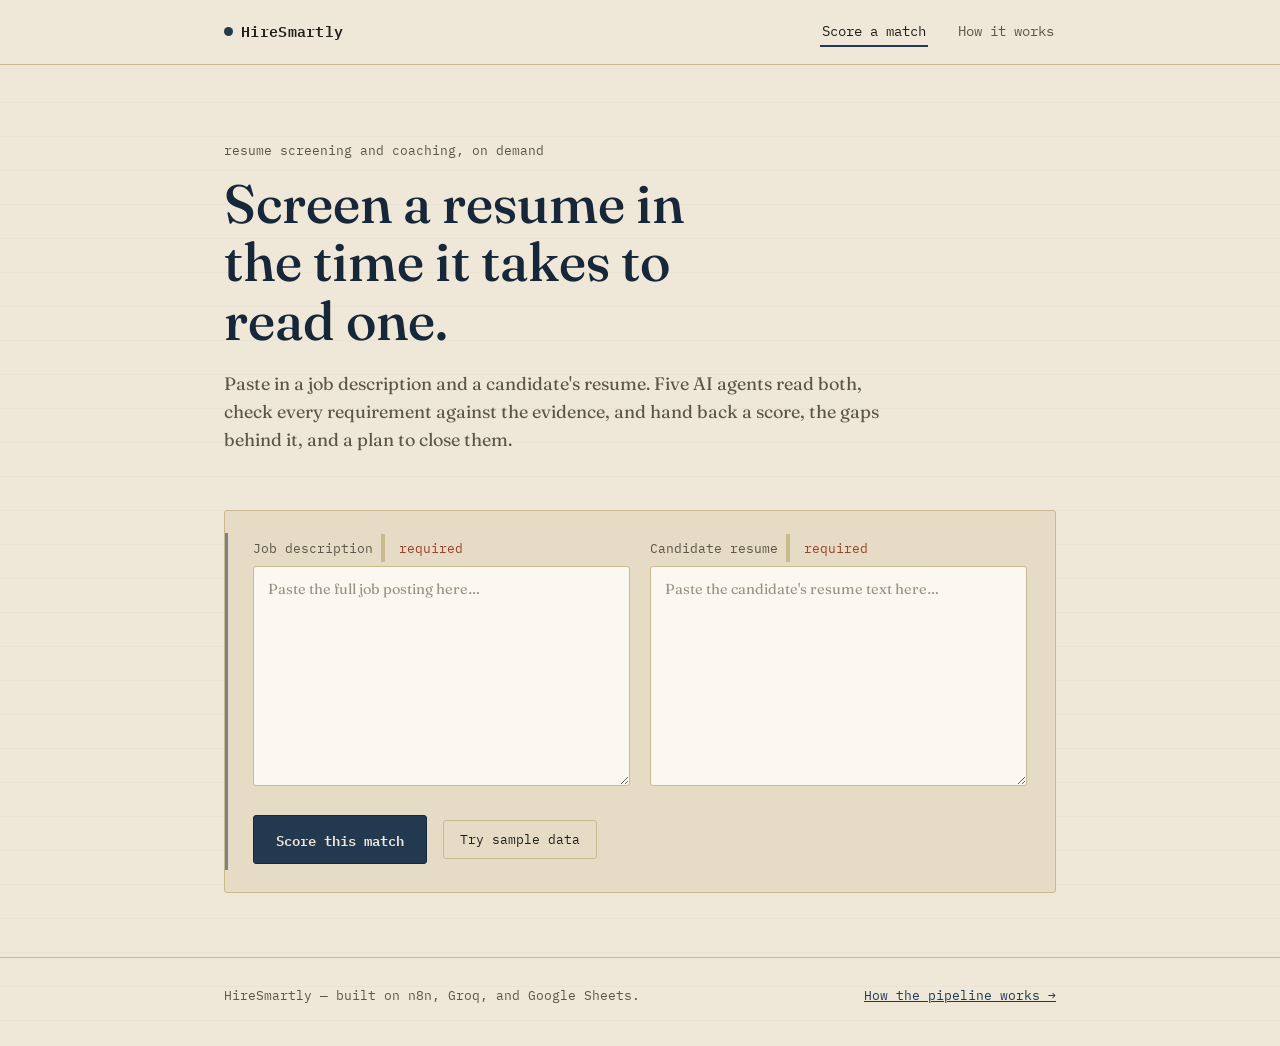
<file: index.html>
<!DOCTYPE html>
<html lang="en">
<head>
<meta charset="UTF-8" />
<meta name="viewport" content="width=device-width, initial-scale=1.0" />
<title>HireSmartly — score a resume against a job description</title>
<meta name="description" content="Paste a job description and a resume to get an instant AI match score, strengths, and gaps." />
<link rel="stylesheet" href="style.css" />
</head>
<body>

<header class="site-header">
  <div class="wrap">
    <a class="brand" href="index.html"><span class="mark" aria-hidden="true"></span>HireSmartly</a>
    <button class="nav-toggle" aria-expanded="false" aria-label="Toggle navigation">☰</button>
    <nav class="primary-nav">
      <a href="index.html">Score a match</a>
      <a href="about.html">How it works</a>
    </nav>
  </div>
</header>

<main>
  <section class="hero">
    <div class="wrap">
      <p class="kicker">resume screening and coaching, on demand</p>
      <h1>Screen a resume in the time it takes to read one.</h1>
      <p class="lede">Paste in a job description and a candidate's resume. Five AI agents read both, check every requirement against the evidence, and hand back a score, the gaps behind it, and a plan to close them.</p>
    </div>
  </section>

  <section class="scorer">
    <div class="wrap">
      <form id="scorer-form" class="case-file">
        <div class="field-grid">
          <div class="field">
            <label for="jd-text">Job description <span class="req">required</span></label>
            <textarea id="jd-text" name="jd_text" placeholder="Paste the full job posting here…" required></textarea>
          </div>
          <div class="field">
            <label for="resume-text">Candidate resume <span class="req">required</span></label>
            <textarea id="resume-text" name="resume_text" placeholder="Paste the candidate's resume text here…" required></textarea>
          </div>
        </div>
        <div class="form-footer">
          <button type="submit" class="run" id="run-button">Score this match</button>
          <button type="button" class="ghost" id="sample-button">Try sample data</button>
          <span class="status-line" id="status-line" role="status" aria-live="polite"></span>
        </div>
      </form>
    </div>
  </section>

  <section class="results" id="results" hidden>
    <div class="wrap">
      <p class="case-ref" id="case-ref"></p>
      <div class="results-inner">
        <div class="verdict">
          <div class="score-number" id="score-number">0<small>/100</small></div>
          <span class="stamp" id="stamp">Unknown</span>
        </div>
        <div class="detail">
          <h3>Reasoning</h3>
          <p class="reasoning" id="reasoning"></p>
          <div class="chip-cols">
            <div>
              <h3>Strengths</h3>
              <ul class="chip-list strengths" id="strengths-list"></ul>
            </div>
            <div>
              <h3>Gaps</h3>
              <ul class="chip-list gaps" id="gaps-list"></ul>
            </div>
          </div>
        </div>
      </div>

      <div class="panel">
        <h2>Requirement breakdown</h2>
        <ul class="req-list" id="req-list"></ul>
      </div>

      <div class="panel">
        <h2 id="coach-headline">Coaching plan</h2>
        <div class="chip-cols">
          <div>
            <h3>Priority actions</h3>
            <ol class="action-list" id="actions-list"></ol>
          </div>
          <div>
            <h3>Resume improvements</h3>
            <ul class="chip-list strengths" id="improve-list"></ul>
            <h3 class="spaced">Interview prep</h3>
            <ul class="chip-list strengths" id="prep-list"></ul>
          </div>
        </div>
      </div>

      <button type="button" class="ghost" id="copy-json">Copy full report as JSON</button>
    </div>
  </section>
</main>

<footer class="site-footer">
  <div class="wrap">
    <p>HireSmartly — built on n8n, Groq, and Google Sheets.</p>
    <p><a href="about.html">How the pipeline works →</a></p>
  </div>
</footer>

<script src="nav.js"></script>
<script src="script.js"></script>
</body>
</html>
</file>
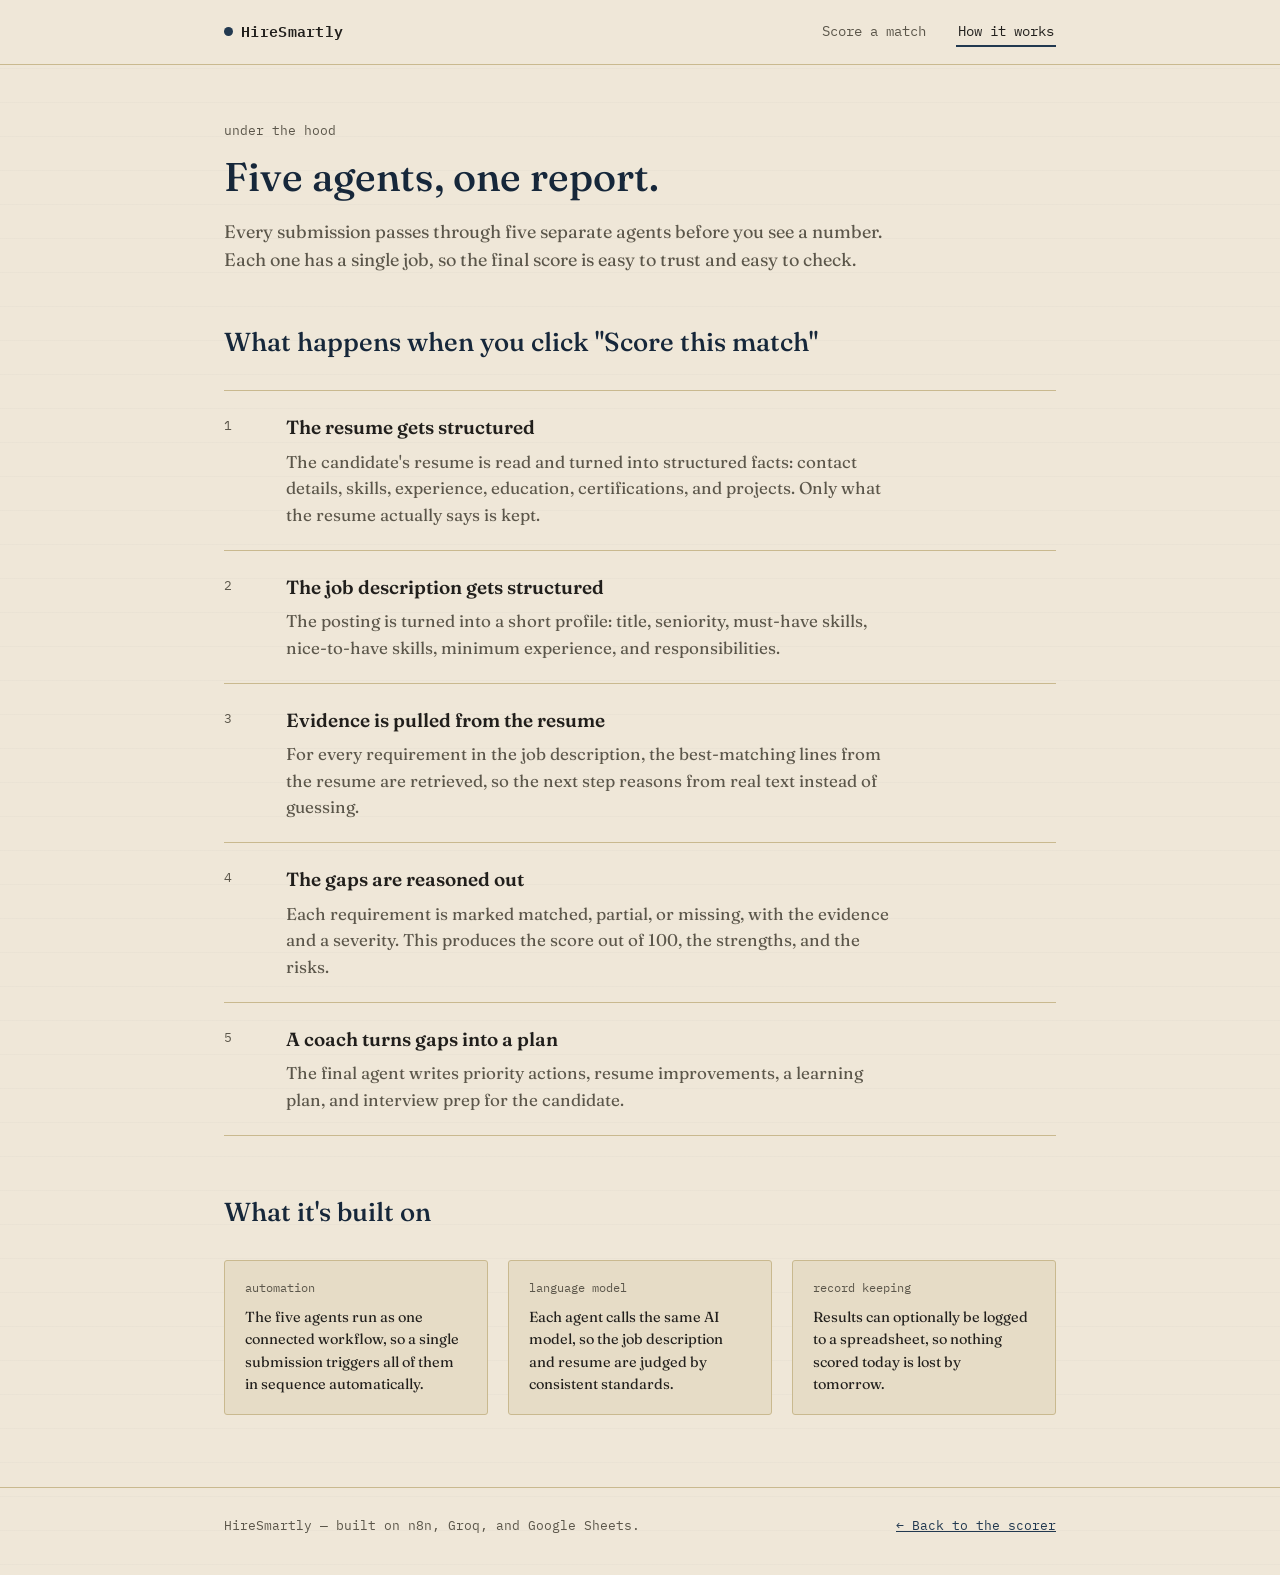
<file: about.html>
<!DOCTYPE html>
<html lang="en">
<head>
<meta charset="UTF-8" />
<meta name="viewport" content="width=device-width, initial-scale=1.0" />
<title>How HireSmartly works</title>
<meta name="description" content="How HireSmartly reads a job description and a resume, and turns them into a match score." />
<link rel="stylesheet" href="style.css" />
</head>
<body>

<header class="site-header">
  <div class="wrap">
    <a class="brand" href="index.html"><span class="mark" aria-hidden="true"></span>HireSmartly</a>
    <button class="nav-toggle" aria-expanded="false" aria-label="Toggle navigation">☰</button>
    <nav class="primary-nav">
      <a href="index.html">Score a match</a>
      <a href="about.html">How it works</a>
    </nav>
  </div>
</header>

<main>
  <section class="hero compact">
    <div class="wrap">
      <p class="kicker">under the hood</p>
      <h1>Five agents, one report.</h1>
      <p class="lede">Every submission passes through five separate agents before you see a number. Each one has a single job, so the final score is easy to trust and easy to check.</p>
    </div>
  </section>

  <section class="pipeline">
    <div class="wrap">
      <h2>What happens when you click "Score this match"</h2>
      <div class="steps">
        <div class="step">
          <span class="num">1</span>
          <div>
            <h3>The resume gets structured</h3>
            <p>The candidate's resume is read and turned into structured facts: contact details, skills, experience, education, certifications, and projects. Only what the resume actually says is kept.</p>
          </div>
        </div>
        <div class="step">
          <span class="num">2</span>
          <div>
            <h3>The job description gets structured</h3>
            <p>The posting is turned into a short profile: title, seniority, must-have skills, nice-to-have skills, minimum experience, and responsibilities.</p>
          </div>
        </div>
        <div class="step">
          <span class="num">3</span>
          <div>
            <h3>Evidence is pulled from the resume</h3>
            <p>For every requirement in the job description, the best-matching lines from the resume are retrieved, so the next step reasons from real text instead of guessing.</p>
          </div>
        </div>
        <div class="step">
          <span class="num">4</span>
          <div>
            <h3>The gaps are reasoned out</h3>
            <p>Each requirement is marked matched, partial, or missing, with the evidence and a severity. This produces the score out of 100, the strengths, and the risks.</p>
          </div>
        </div>
        <div class="step">
          <span class="num">5</span>
          <div>
            <h3>A coach turns gaps into a plan</h3>
            <p>The final agent writes priority actions, resume improvements, a learning plan, and interview prep for the candidate.</p>
          </div>
        </div>
      </div>
    </div>
  </section>

  <section class="stack">
    <div class="wrap">
      <h2>What it's built on</h2>
      <div class="stack-grid">
        <div class="stack-item">
          <p class="label">automation</p>
          <p>The five agents run as one connected workflow, so a single submission triggers all of them in sequence automatically.</p>
        </div>
        <div class="stack-item">
          <p class="label">language model</p>
          <p>Each agent calls the same AI model, so the job description and resume are judged by consistent standards.</p>
        </div>
        <div class="stack-item">
          <p class="label">record keeping</p>
          <p>Results can optionally be logged to a spreadsheet, so nothing scored today is lost by tomorrow.</p>
        </div>
      </div>
    </div>
  </section>
</main>

<footer class="site-footer">
  <div class="wrap">
    <p>HireSmartly — built on n8n, Groq, and Google Sheets.</p>
    <p><a href="index.html">← Back to the scorer</a></p>
  </div>
</footer>

<script src="nav.js"></script>
</body>
</html>
</file>
<file: style.css>
/* ---------------------------------------------------
   HireSmartly — shared stylesheet
   Concept: a hiring case file. Paper ground, ink-navy
   headings set in a slab serif, mono type standing in
   for the typewritten data fields and stamps of a desk
   review. One bold moment: the rubber-stamped verdict
   on the results panel.
--------------------------------------------------- */

@import url('https://fonts.googleapis.com/css2?family=Fraunces:ital,opsz,wght@0,9..144,400;0,9..144,500;0,9..144,600;1,9..144,500&family=IBM+Plex+Mono:wght@400;500;600&display=swap');

:root {
  --paper: #efe7d8;
  --paper-panel: #e6dcc6;
  --paper-line: #c9b98f;
  --ink: #211f1c;
  --ink-soft: #5b564a;
  --navy: #223950;
  --navy-deep: #16273a;
  --stamp-green: #3d6b46;
  --stamp-amber: #a9762f;
  --stamp-red: #9c3f2d;

  --serif: 'Fraunces', 'Iowan Old Style', 'Palatino Linotype', serif;
  --mono: 'IBM Plex Mono', ui-monospace, 'SFMono-Regular', Menlo, monospace;

  --max: 880px;
  --radius: 3px;
}

* { box-sizing: border-box; }

html {
  scroll-behavior: smooth;
}

@media (prefers-reduced-motion: reduce) {
  html { scroll-behavior: auto; }
  *, *::before, *::after {
    animation-duration: 0.001ms !important;
    animation-iteration-count: 1 !important;
    transition-duration: 0.001ms !important;
  }
}

body {
  margin: 0;
  background: var(--paper);
  background-image:
    repeating-linear-gradient(180deg, rgba(34,57,80,0.025) 0px, rgba(34,57,80,0.025) 1px, transparent 1px, transparent 34px);
  color: var(--ink);
  font-family: var(--serif);
  font-size: 17px;
  line-height: 1.55;
  -webkit-font-smoothing: antialiased;
}

a { color: var(--navy); }
a:focus-visible,
button:focus-visible,
textarea:focus-visible,
input:focus-visible {
  outline: 2px solid var(--navy);
  outline-offset: 2px;
}

/* ---------------- layout shell ---------------- */

.wrap {
  max-width: var(--max);
  margin: 0 auto;
  padding: 0 24px;
}

/* ---------------- header / nav ---------------- */

.site-header {
  border-bottom: 1px solid var(--paper-line);
  background: var(--paper);
  position: sticky;
  top: 0;
  z-index: 20;
}

.site-header .wrap {
  display: flex;
  align-items: center;
  justify-content: space-between;
  height: 64px;
}

.brand {
  font-family: var(--mono);
  font-weight: 600;
  font-size: 15px;
  letter-spacing: 0.02em;
  color: var(--ink);
  text-decoration: none;
  display: flex;
  align-items: baseline;
  gap: 8px;
}

.brand .mark {
  display: inline-block;
  width: 9px;
  height: 9px;
  background: var(--navy);
  border-radius: 50%;
  transform: translateY(-1px);
}

nav.primary-nav {
  display: flex;
  gap: 28px;
}

nav.primary-nav a {
  font-family: var(--mono);
  font-size: 13.5px;
  text-decoration: none;
  color: var(--ink-soft);
  padding: 4px 2px;
  border-bottom: 2px solid transparent;
}

nav.primary-nav a:hover { color: var(--ink); }

nav.primary-nav a[aria-current="page"] {
  color: var(--ink);
  border-bottom-color: var(--navy);
}

.nav-toggle {
  display: none;
  background: none;
  border: 1px solid var(--paper-line);
  border-radius: var(--radius);
  width: 38px;
  height: 34px;
  cursor: pointer;
  color: var(--ink);
}

@media (max-width: 640px) {
  nav.primary-nav {
    display: none;
    position: absolute;
    top: 64px;
    left: 0;
    right: 0;
    flex-direction: column;
    gap: 0;
    background: var(--paper);
    border-bottom: 1px solid var(--paper-line);
    padding: 8px 24px 16px;
  }
  nav.primary-nav.open { display: flex; }
  nav.primary-nav a { padding: 10px 0; border-bottom: 1px solid rgba(0,0,0,0.06); }
  .nav-toggle { display: block; }
}

/* ---------------- hero ---------------- */

.hero {
  padding: 76px 0 48px;
}

.hero .kicker {
  font-family: var(--mono);
  font-size: 13px;
  color: var(--ink-soft);
  margin: 0 0 14px;
}

.hero h1 {
  font-family: var(--serif);
  font-weight: 500;
  font-size: clamp(34px, 5.4vw, 54px);
  line-height: 1.08;
  margin: 0 0 20px;
  max-width: 15ch;
  color: var(--navy-deep);
}

.hero p.lede {
  font-size: 18px;
  color: var(--ink-soft);
  max-width: 56ch;
  margin: 0;
}

/* ---------------- scorer form ---------------- */

.scorer {
  padding: 8px 0 64px;
}

.case-file {
  border: 1px solid var(--paper-line);
  border-radius: var(--radius);
  background: var(--paper-panel);
  padding: 28px;
  position: relative;
}

.case-file::before {
  content: "";
  position: absolute;
  left: 0;
  top: 22px;
  bottom: 22px;
  width: 3px;
  background: var(--navy);
  opacity: 0.55;
}

.field-grid {
  display: grid;
  grid-template-columns: 1fr 1fr;
  gap: 20px;
}

@media (max-width: 720px) {
  .field-grid { grid-template-columns: 1fr; }
}

.field label {
  display: block;
  font-family: var(--mono);
  font-size: 12.5px;
  color: var(--ink-soft);
  margin-bottom: 8px;
}

.field label .req {
  color: var(--stamp-red);
}

textarea {
  width: 100%;
  min-height: 220px;
  resize: vertical;
  border: 1px solid var(--paper-line);
  border-radius: var(--radius);
  background: #fbf8f1;
  color: var(--ink);
  font-family: var(--serif);
  font-size: 14.5px;
  line-height: 1.5;
  padding: 12px 14px;
}

textarea::placeholder { color: #9a9284; }

.form-footer {
  display: flex;
  align-items: center;
  gap: 16px;
  margin-top: 22px;
  flex-wrap: wrap;
}

button.run {
  font-family: var(--mono);
  font-size: 14px;
  font-weight: 600;
  color: var(--paper);
  background: var(--navy);
  border: 1px solid var(--navy-deep);
  border-radius: var(--radius);
  padding: 12px 22px;
  cursor: pointer;
  transition: background 120ms ease;
}

button.run:hover { background: var(--navy-deep); }
button.run:disabled {
  background: #9a9284;
  border-color: #9a9284;
  cursor: progress;
}

.status-line {
  font-family: var(--mono);
  font-size: 13px;
  color: var(--ink-soft);
  min-height: 18px;
}

.status-line[data-state="error"] { color: var(--stamp-red); }
.status-line[data-state="ok"] { color: var(--stamp-green); }

/* ---------------- results ---------------- */

.results {
  padding: 0 0 96px;
}

.results[hidden] { display: none; }

.results-inner {
  border: 1px solid var(--paper-line);
  border-radius: var(--radius);
  background: var(--paper-panel);
  padding: 32px;
  display: grid;
  grid-template-columns: 200px 1fr;
  gap: 32px;
}

@media (max-width: 720px) {
  .results-inner { grid-template-columns: 1fr; }
}

.verdict {
  display: flex;
  flex-direction: column;
  align-items: center;
  justify-content: center;
  gap: 14px;
}

.score-number {
  font-family: var(--serif);
  font-weight: 600;
  font-size: 64px;
  line-height: 1;
  color: var(--navy-deep);
}

.score-number small {
  font-family: var(--mono);
  font-size: 16px;
  font-weight: 400;
  color: var(--ink-soft);
}

.stamp {
  font-family: var(--mono);
  font-size: 13px;
  font-weight: 600;
  letter-spacing: 0.03em;
  padding: 8px 14px;
  border: 2px solid currentColor;
  border-radius: var(--radius);
  transform: rotate(-3deg);
  display: inline-block;
  animation: stamp-in 220ms ease-out;
}

@keyframes stamp-in {
  from { transform: rotate(-3deg) scale(1.4); opacity: 0; }
  to { transform: rotate(-3deg) scale(1); opacity: 1; }
}

.stamp.level-strong { color: var(--stamp-green); }
.stamp.level-moderate { color: var(--stamp-amber); }
.stamp.level-weak { color: var(--stamp-red); }

.detail h3 {
  font-family: var(--mono);
  font-size: 12.5px;
  color: var(--ink-soft);
  margin: 0 0 10px;
  font-weight: 600;
}

.detail .reasoning {
  margin: 0 0 24px;
  color: var(--ink);
}

.chip-cols {
  display: grid;
  grid-template-columns: 1fr 1fr;
  gap: 24px;
}

@media (max-width: 560px) {
  .chip-cols { grid-template-columns: 1fr; }
}

.chip-list {
  list-style: none;
  margin: 0;
  padding: 0;
  display: flex;
  flex-direction: column;
  gap: 8px;
}

.chip-list li {
  font-size: 14.5px;
  padding-left: 16px;
  position: relative;
}

.chip-list.strengths li::before {
  content: "+";
  position: absolute;
  left: 0;
  color: var(--stamp-green);
  font-family: var(--mono);
}

.chip-list.gaps li::before {
  content: "\2212";
  position: absolute;
  left: 0;
  color: var(--stamp-red);
  font-family: var(--mono);
}

.chip-list .empty {
  color: var(--ink-soft);
  font-style: italic;
}

/* ---------------- pipeline steps (about page) ---------------- */

.pipeline {
  padding: 12px 0 56px;
}

.pipeline h2, .stack h2 {
  font-family: var(--serif);
  font-weight: 500;
  font-size: 26px;
  color: var(--navy-deep);
  margin: 0 0 28px;
}

.steps {
  display: flex;
  flex-direction: column;
  gap: 0;
}

.step {
  display: grid;
  grid-template-columns: 44px 1fr;
  gap: 18px;
  padding: 22px 0;
  border-top: 1px solid var(--paper-line);
}

.step:last-child { border-bottom: 1px solid var(--paper-line); }

.step .num {
  font-family: var(--mono);
  font-size: 13px;
  color: var(--ink-soft);
  padding-top: 3px;
}

.step h3 {
  margin: 0 0 6px;
  font-family: var(--serif);
  font-weight: 600;
  font-size: 19px;
}

.step p {
  margin: 0;
  color: var(--ink-soft);
  max-width: 56ch;
}

/* ---------------- stack list (about page) ---------------- */

.stack {
  padding: 0 0 72px;
}

.stack-grid {
  display: grid;
  grid-template-columns: repeat(3, 1fr);
  gap: 20px;
}

@media (max-width: 720px) {
  .stack-grid { grid-template-columns: 1fr; }
}

.stack-item {
  border: 1px solid var(--paper-line);
  border-radius: var(--radius);
  padding: 18px 20px;
  background: var(--paper-panel);
}

.stack-item .label {
  font-family: var(--mono);
  font-size: 12px;
  color: var(--ink-soft);
  margin: 0 0 8px;
}

.stack-item p {
  margin: 0;
  font-size: 14.5px;
}

/* ---------------- about hero ---------------- */

.hero.compact { padding: 56px 0 36px; }
.hero.compact h1 { max-width: 20ch; font-size: clamp(28px, 4.2vw, 40px); }

/* ---------------- footer ---------------- */

.site-footer {
  border-top: 1px solid var(--paper-line);
  padding: 28px 0 40px;
}

.site-footer .wrap {
  display: flex;
  justify-content: space-between;
  align-items: center;
  flex-wrap: wrap;
  gap: 12px;
}

.site-footer p {
  font-family: var(--mono);
  font-size: 12.5px;
  color: var(--ink-soft);
  margin: 0;
}

/* ---------------- results: breakdown + coaching (v2 pipeline) ---------------- */
.case-ref { font-family: var(--mono); font-size: 13px; color: var(--ink-soft); margin: 0 0 12px; }
.panel { border: 1px solid var(--paper-line); border-radius: var(--radius); background: var(--paper-panel); padding: 28px 32px; margin-top: 20px; }
.panel h2 { font-family: var(--serif); font-weight: 600; font-size: 22px; color: var(--navy-deep); margin: 0 0 16px; }
.panel h3 { font-family: var(--mono); font-size: 12.5px; color: var(--ink-soft); margin: 0 0 10px; font-weight: 600; }
.panel h3.spaced { margin-top: 22px; }
.req-list { list-style: none; margin: 0; padding: 0; display: flex; flex-direction: column; gap: 10px; }
.req { border-left: 4px solid var(--paper-line); padding: 6px 0 6px 14px; }
.req.ok { border-color: var(--stamp-green); }
.req.part { border-color: var(--stamp-amber); }
.req.miss { border-color: var(--stamp-red); }
.req .tag { font-family: var(--mono); font-size: 12px; font-weight: 600; margin-right: 8px; }
.req.ok .tag { color: var(--stamp-green); }
.req.part .tag { color: var(--stamp-amber); }
.req.miss .tag { color: var(--stamp-red); }
.req .note { display: block; font-size: 14px; color: var(--ink-soft); margin-top: 2px; }
.action-list { margin: 0; padding-left: 20px; display: flex; flex-direction: column; gap: 12px; }
.action-list .when { display: block; font-family: var(--mono); font-size: 12px; color: var(--ink-soft); }
.ghost { font-family: var(--mono); font-size: 13px; padding: 10px 16px; margin-top: 20px; background: none; border: 1px solid var(--paper-line); border-radius: var(--radius); color: var(--ink); cursor: pointer; }
.ghost:hover { border-color: var(--navy); }
.form-footer .ghost { margin-top: 0; }
@media print { .site-header, .site-footer, .scorer, .hero, .ghost { display: none; } }
</file>
